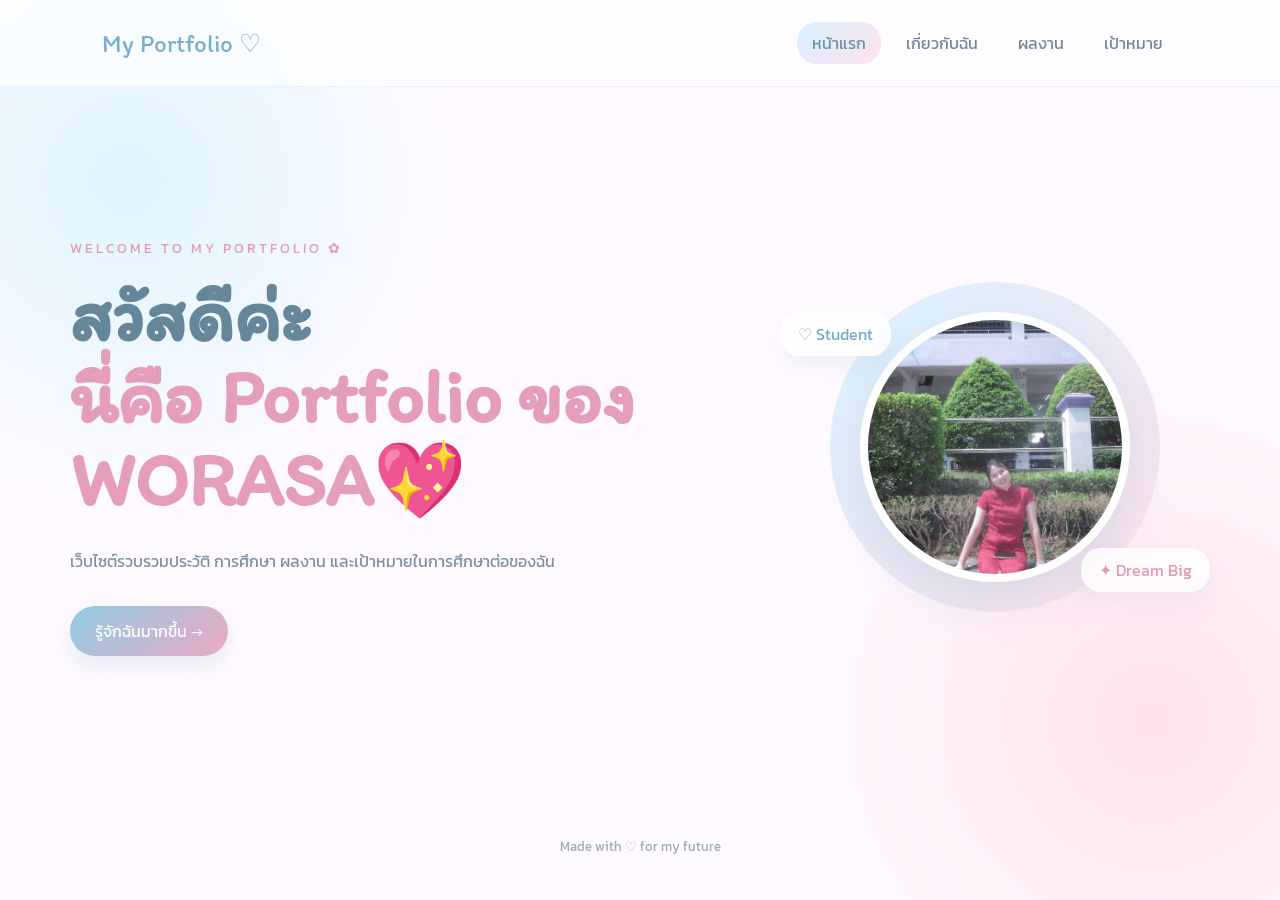
<file: index.html>
<!DOCTYPE html>
<html lang="th">
<head>
    <meta charset="UTF-8">
    <meta name="viewport" content="width=device-width, initial-scale=1.0">

    <title>My Portfolio</title>

    <link rel="stylesheet" href="style.css">

    <link href="https://fonts.googleapis.com/css2?family=Itim&family=Kanit:wght@300;400;500;600&display=swap" rel="stylesheet">
</head>

<body>

    <!-- Loading -->
    <div class="page-loader"></div>

    <!-- Navbar -->
    <nav>
        <div class="logo">My Portfolio ♡</div>

        <div class="nav-links">
            <a href="index.html" class="active">หน้าแรก</a>
            <a href="about.html">เกี่ยวกับฉัน</a>
            <a href="works.html">ผลงาน</a>
            <a href="goal.html">เป้าหมาย</a>
        </div>
    </nav>


    <!-- Hero -->
    <section class="hero">

        <div class="hero-text">

            <p class="small-title">WELCOME TO MY PORTFOLIO ✿</p>

            <h1>
                สวัสดีค่ะ<br>
                <span>นี่คือ Portfolio ของ WORASA💖</span>
            </h1>

            <p class="description">
                เว็บไซต์รวบรวมประวัติ การศึกษา ผลงาน
                และเป้าหมายในการศึกษาต่อของฉัน
            </p>

            <a href="about.html" class="main-btn">
                รู้จักฉันมากขึ้น →
            </a>

        </div>


        <div class="hero-image">

            <div class="circle-bg"></div>

            <img src="IMG_1273.jpeg" alt="Profile">

            <div class="floating-card card1">
                ♡ Student
            </div>

            <div class="floating-card card2">
                ✦ Dream Big
            </div>

        </div>

    </section>


    <footer>
        <p>Made with ♡ for my future</p>
    </footer>


    <script src="script.js"></script>

</body>
</html>
</file>
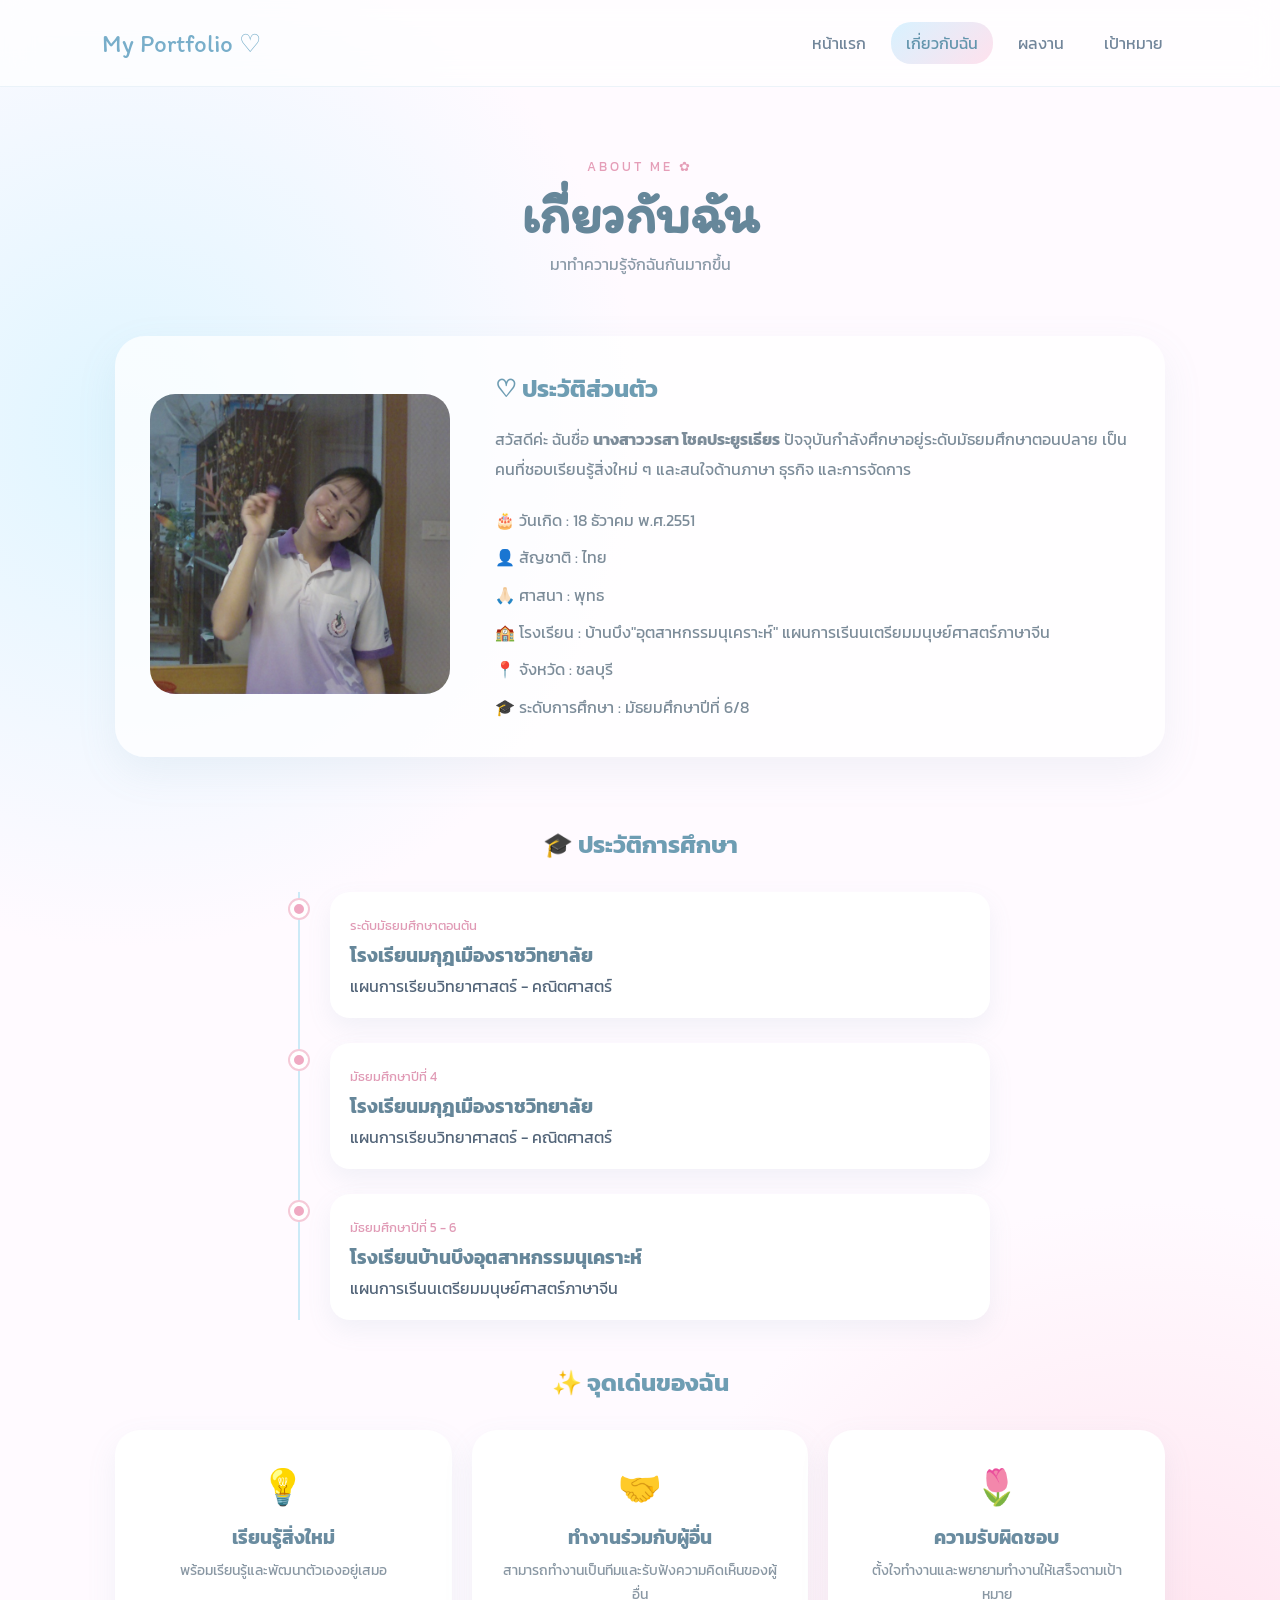
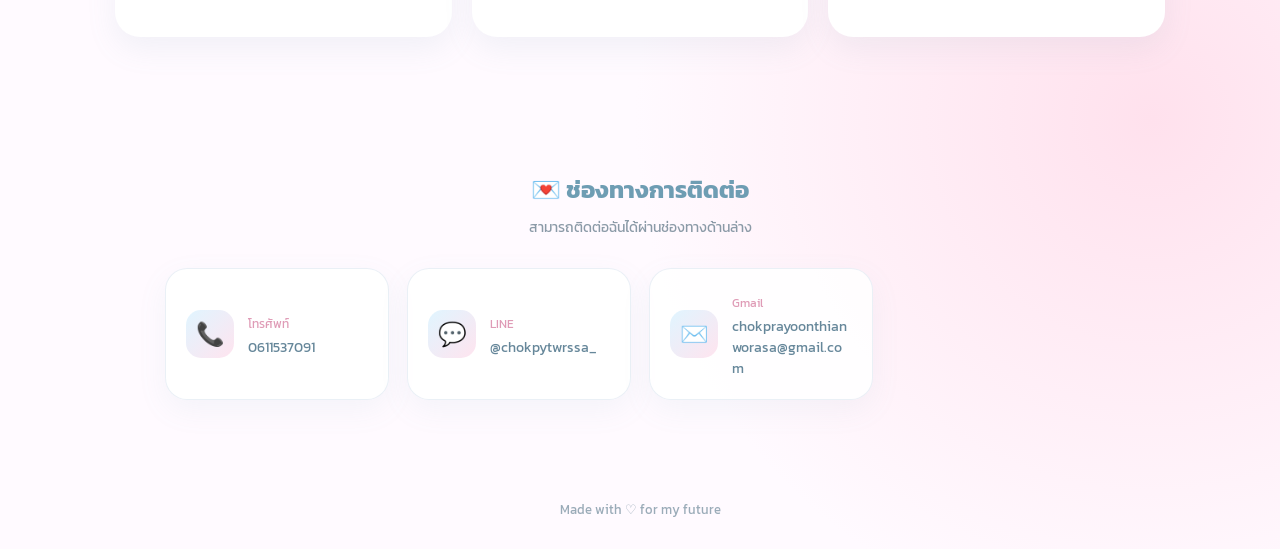
<file: about.html>
<!DOCTYPE html>
<html lang="th">
<head>

    <meta charset="UTF-8">
    <meta name="viewport" content="width=device-width, initial-scale=1.0">

    <title>เกี่ยวกับฉัน | My Portfolio</title>

    <link rel="stylesheet" href="style.css">

    <link href="https://fonts.googleapis.com/css2?family=Itim&family=Kanit:wght@300;400;500;600&display=swap" rel="stylesheet">

</head>

<body>

<nav>

    <div class="logo">My Portfolio ♡</div>

    <div class="nav-links">

        <a href="index.html">หน้าแรก</a>
        <a href="about.html" class="active">เกี่ยวกับฉัน</a>
        <a href="works.html">ผลงาน</a>
        <a href="goal.html">เป้าหมาย</a>

    </div>

</nav>


<main class="page">

    <div class="page-title">

        <p>ABOUT ME ✿</p>

        <h1>เกี่ยวกับฉัน</h1>

        <span>
            มาทำความรู้จักฉันกันมากขึ้น
        </span>

    </div>


    <!-- ประวัติส่วนตัว -->

    <section class="about-card">

        <div class="profile-box">

            <img src="IMG_1272.jpeg" alt="Profile">

        </div>

        <div class="about-text">

            <h2>♡ ประวัติส่วนตัว</h2>

            <p>
                สวัสดีค่ะ ฉันชื่อ
                <b>นางสาววรสา โชคประยูรเธียร</b>
                ปัจจุบันกำลังศึกษาอยู่ระดับมัธยมศึกษาตอนปลาย
                เป็นคนที่ชอบเรียนรู้สิ่งใหม่ ๆ
                และสนใจด้านภาษา ธุรกิจ และการจัดการ
            </p>

            <div class="info">

                <p>🎂 วันเกิด : 18 ธัวาคม พ.ศ.2551</p>
                <p>👤 สัญชาติ : ไทย </p>
                     <p>🙏🏻 ศาสนา : พุทธ  </p>

                <p>🏫 โรงเรียน : บ้านบึง"อุตสาหกรรมนุเคราะห์" แผนการเรีนนเตรียมมนุษย์ศาสตร์ภาษาจีน</p>

                <p>📍 จังหวัด : ชลบุรี</p>

                <p>🎓 ระดับการศึกษา : มัธยมศึกษาปีที่ 6/8</p>

            </div>

        </div>

    </section>


<!-- ประวัติการศึกษา -->

<section>

    <h2 class="section-title">
        🎓 ประวัติการศึกษา
    </h2>

    <div class="timeline">

        <!-- มัธยมต้น -->

        <div class="timeline-item">

            <div class="dot"></div>

            <div class="timeline-card">

                <span>ระดับมัธยมศึกษาตอนต้น</span>

                <h3>
                    โรงเรียนมกุฎเมืองราชวิทยาลัย
                </h3>

                <p>
                    แผนการเรียนวิทยาศาสตร์ - คณิตศาสตร์
                </p>

            </div>

        </div>


        <!-- ม.4 -->

        <div class="timeline-item">

            <div class="dot"></div>

            <div class="timeline-card">

                <span>มัธยมศึกษาปีที่ 4</span>

                <h3>
                    โรงเรียนมกุฎเมืองราชวิทยาลัย
                </h3>

                <p>
                    แผนการเรียนวิทยาศาสตร์ - คณิตศาสตร์
                </p>

            </div>

        </div>


        <!-- ม.5 - ม.6 -->

        <div class="timeline-item">

            <div class="dot"></div>

            <div class="timeline-card">

                <span>มัธยมศึกษาปีที่ 5 - 6</span>

                <h3>
                    โรงเรียนบ้านบึงอุตสาหกรรมนุเคราะห์
                </h3>

                <p>
                  แผนการเรีนนเตรียมมนุษย์ศาสตร์ภาษาจีน
                </p>

            </div>

        </div>

    </div>

    </section>


    <!-- จุดเด่น -->

    <section>

        <h2 class="section-title">
            ✨ จุดเด่นของฉัน
        </h2>


        <div class="strength-grid">

            <div class="strength-card">

                <div class="icon">💡</div>

                <h3>เรียนรู้สิ่งใหม่</h3>

                <p>
                    พร้อมเรียนรู้และพัฒนาตัวเองอยู่เสมอ
                </p>

            </div>


            <div class="strength-card">

                <div class="icon">🤝</div>

                <h3>ทำงานร่วมกับผู้อื่น</h3>

                <p>
                    สามารถทำงานเป็นทีมและรับฟังความคิดเห็นของผู้อื่น
                </p>

            </div>


            <div class="strength-card">

                <div class="icon">🌷</div>

                <h3>ความรับผิดชอบ</h3>

                <p>
                    ตั้งใจทำงานและพยายามทำงานให้เสร็จตามเป้าหมาย
                </p>

            </div>

        </div>

    </section>
    <!-- ช่องทางการติดต่อ -->

<section class="contact-section">

    <h2 class="section-title">
        💌 ช่องทางการติดต่อ
    </h2>

    <p class="contact-subtitle">
        สามารถติดต่อฉันได้ผ่านช่องทางด้านล่าง
    </p>


    <div class="contact-grid">


        <!-- เบอร์โทร -->

        <a href="tel:0611537091"
           class="contact-card">

            <div class="contact-icon">
                📞
            </div>

            <div>
                <span>โทรศัพท์</span>
                <h3>0611537091</h3>
            </div>

        </a>


        <!-- LINE -->

        <a href="https://line.me/ti/p/~chokpytwrssa_"
           class="contact-card">

            <div class="contact-icon">
                💬
            </div>

            <div>
                <span>LINE</span>
                <h3>@chokpytwrssa_</h3>
            </div>

        </a>


        <!-- Gmail -->

        <a href="https://mail.google.com/mail/?view=cm&fs=1&to=chokprayoonthianworasa@gmail.com"
   target="_blank"
   class="contact-card">

    <div class="contact-icon">
        ✉️
    </div>

    <div>
        <span>Gmail</span>
        <h3>chokprayoonthianworasa@gmail.com</h3>
    </div>

</a>


        
    </div>

</section>

</main>


<footer>
    <p>Made with ♡ for my future</p>
</footer>


<script src="script.js"></script>

</body>
</html>
</file>
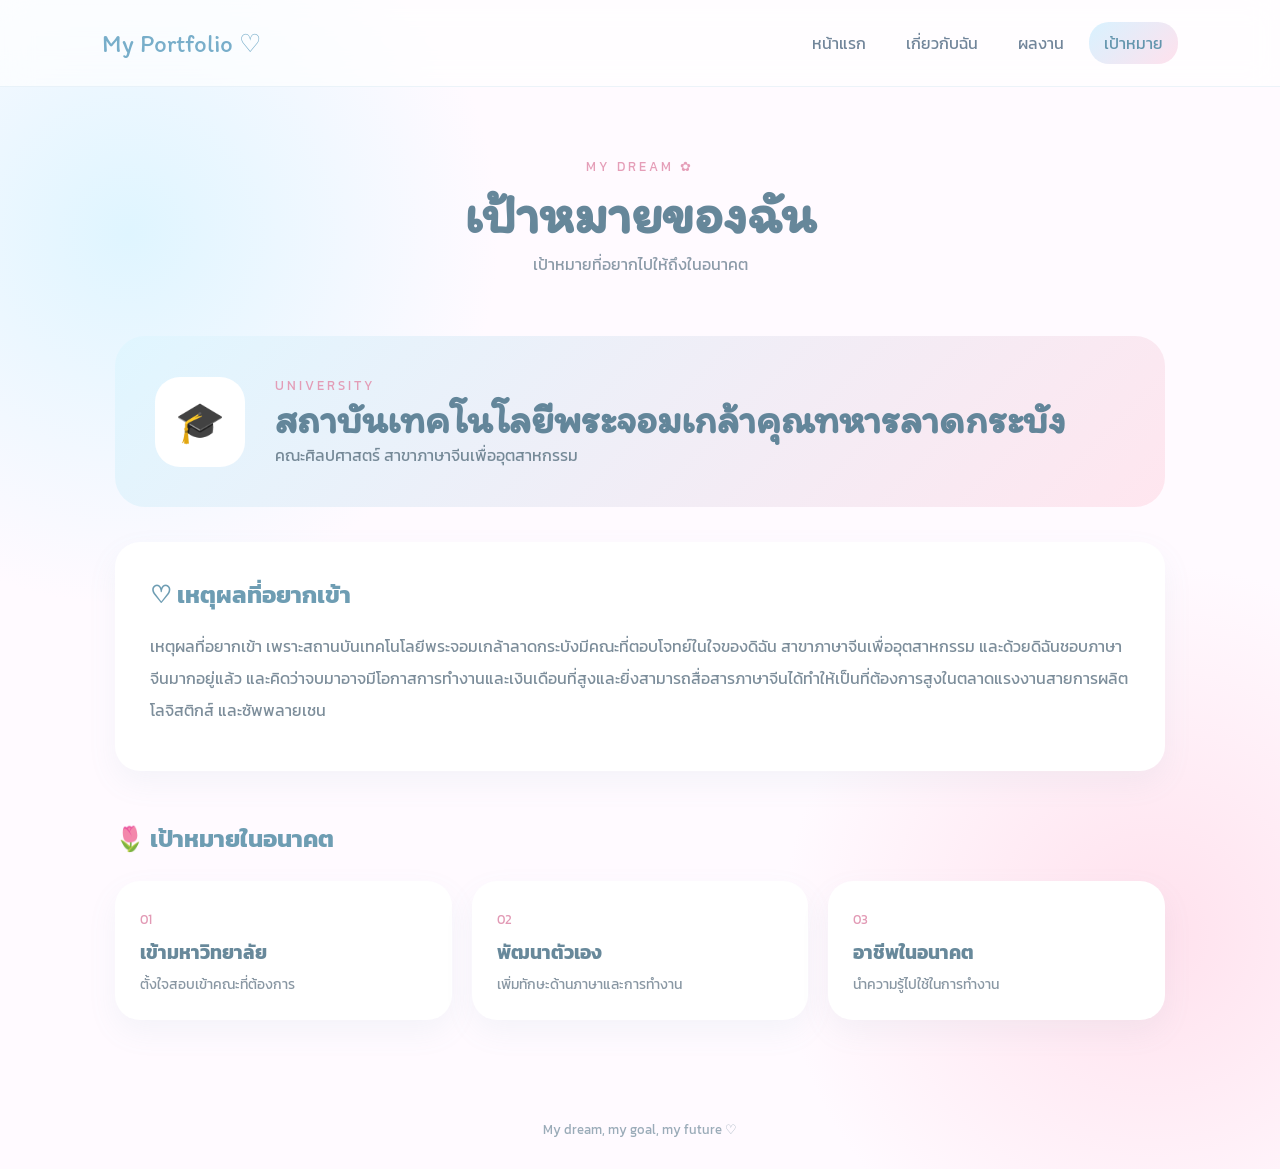
<file: goal.html>
<!DOCTYPE html>
<html lang="th">
<head>

    <meta charset="UTF-8">

    <meta name="viewport"
          content="width=device-width, initial-scale=1.0">

    <title>เป้าหมาย | My Portfolio</title>

    <link rel="stylesheet" href="style.css">

    <link href="https://fonts.googleapis.com/css2?family=Itim&family=Kanit:wght@300;400;500;600&display=swap" rel="stylesheet">

</head>

<body>


<nav>

    <div class="logo">My Portfolio ♡</div>

    <div class="nav-links">

        <a href="index.html">หน้าแรก</a>

        <a href="about.html">เกี่ยวกับฉัน</a>

        <a href="works.html">ผลงาน</a>

        <a href="goal.html" class="active">เป้าหมาย</a>

    </div>

</nav>


<main class="page">

    <div class="page-title">

        <p>MY DREAM ✿</p>

        <h1>เป้าหมายของฉัน</h1>

        <span>
            เป้าหมายที่อยากไปให้ถึงในอนาคต
        </span>

    </div>


    <section class="dream-card">

        <div class="dream-icon">
            🎓
        </div>

        <div>

            <p class="dream-label">
                UNIVERSITY
            </p>

            <h2>
             สถาบันเทคโนโลยีพระจอมเกล้าคุณทหารลาดกระบัง
            </h2>

            <p class="faculty">
               คณะศิลปศาสตร์ สาขาภาษาจีนเพื่ออุตสาหกรรม
            </p>

        </div>

    </section>


    <section class="reason">

        <h2>♡ เหตุผลที่อยากเข้า</h2>

        <p>เหตุผลที่อยากเข้า เพราะสถานบันเทคโนโลยีพระจอมเกล้าลาดกระบังมีคณะที่ตอบโจทย์ในใจของดิฉัน 
            สาขาภาษาจีนเพื่ออุตสาหกรรม และด้วยดิฉันชอบภาษาจีนมากอยู่แล้ว 
            และคิดว่าจบมาอาจมีโอกาสการทำงานและเงินเดือนที่สูงและยิ่งสามารถสื่อสารภาษาจีนได้ทำให้เป็นที่ต้องการสูงในตลาดแรงงานสายการผลิต 
            โลจิสติกส์ และซัพพลายเชน

        </p>


    </section>


    <section class="future">

        <h2>🌷 เป้าหมายในอนาคต</h2>

        <div class="future-grid">

            <div>
                <span>01</span>
                <h3>เข้ามหาวิทยาลัย</h3>
                <p>
                    ตั้งใจสอบเข้าคณะที่ต้องการ
                </p>
            </div>


            <div>
                <span>02</span>
                <h3>พัฒนาตัวเอง</h3>
                <p>
                    เพิ่มทักษะด้านภาษาและการทำงาน
                </p>
            </div>


            <div>
                <span>03</span>
                <h3>อาชีพในอนาคต</h3>
                <p>
                    นำความรู้ไปใช้ในการทำงาน
                </p>
            </div>

        </div>

    </section>

</main>


<footer>
    <p>My dream, my goal, my future ♡</p>
</footer>


<script src="script.js"></script>

</body>
</html>
</file>
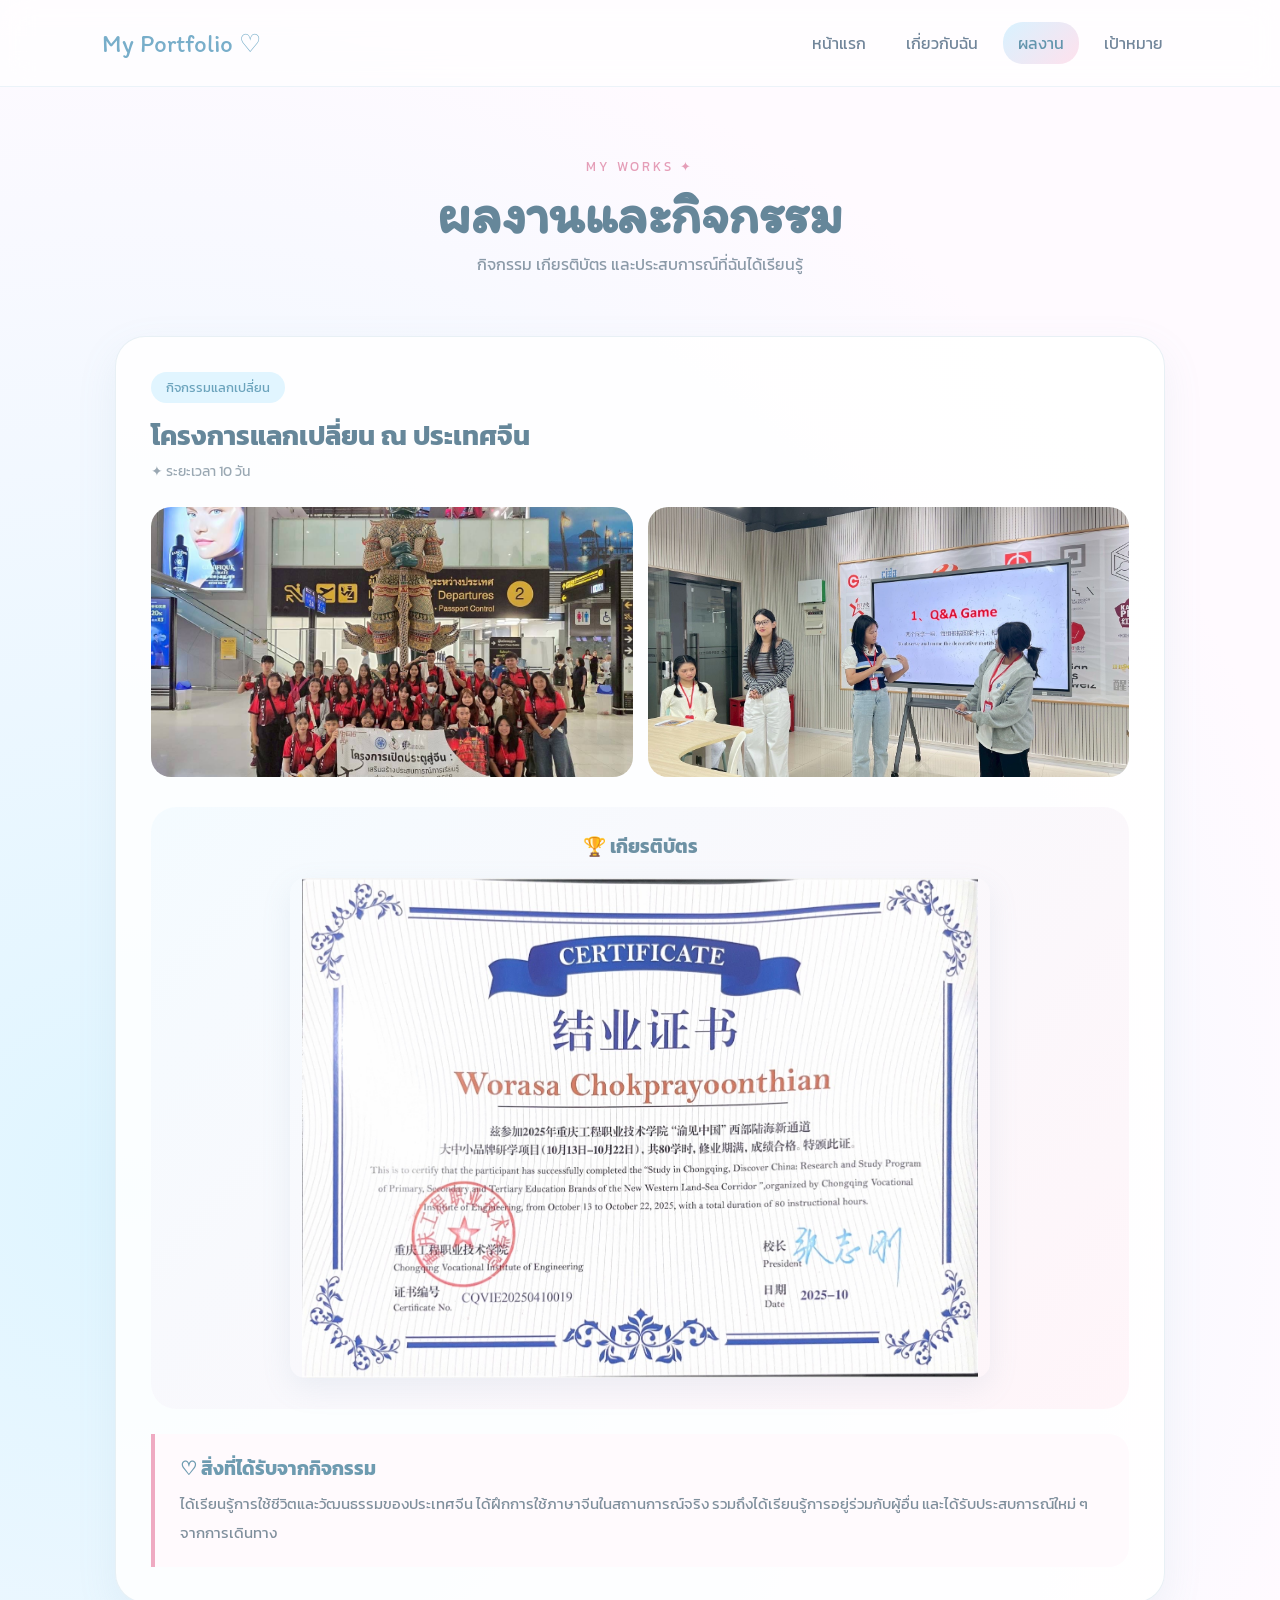
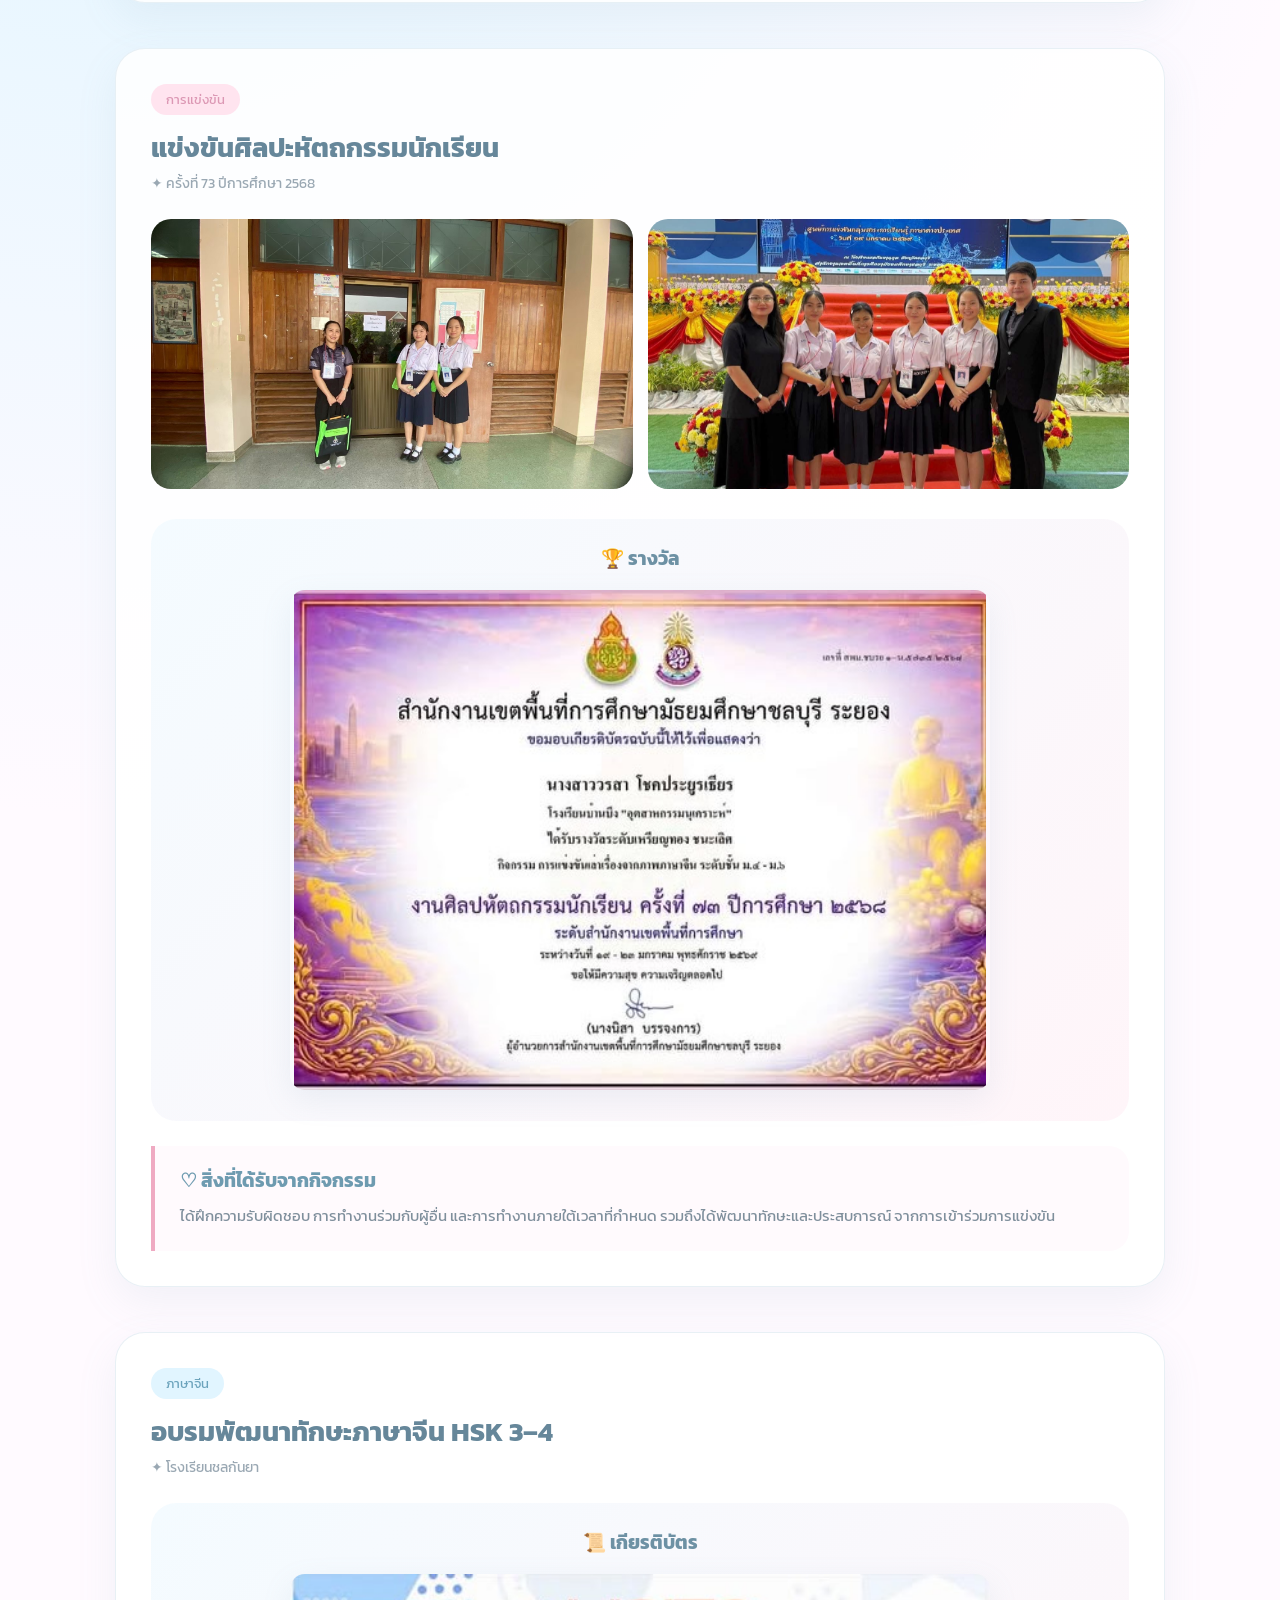
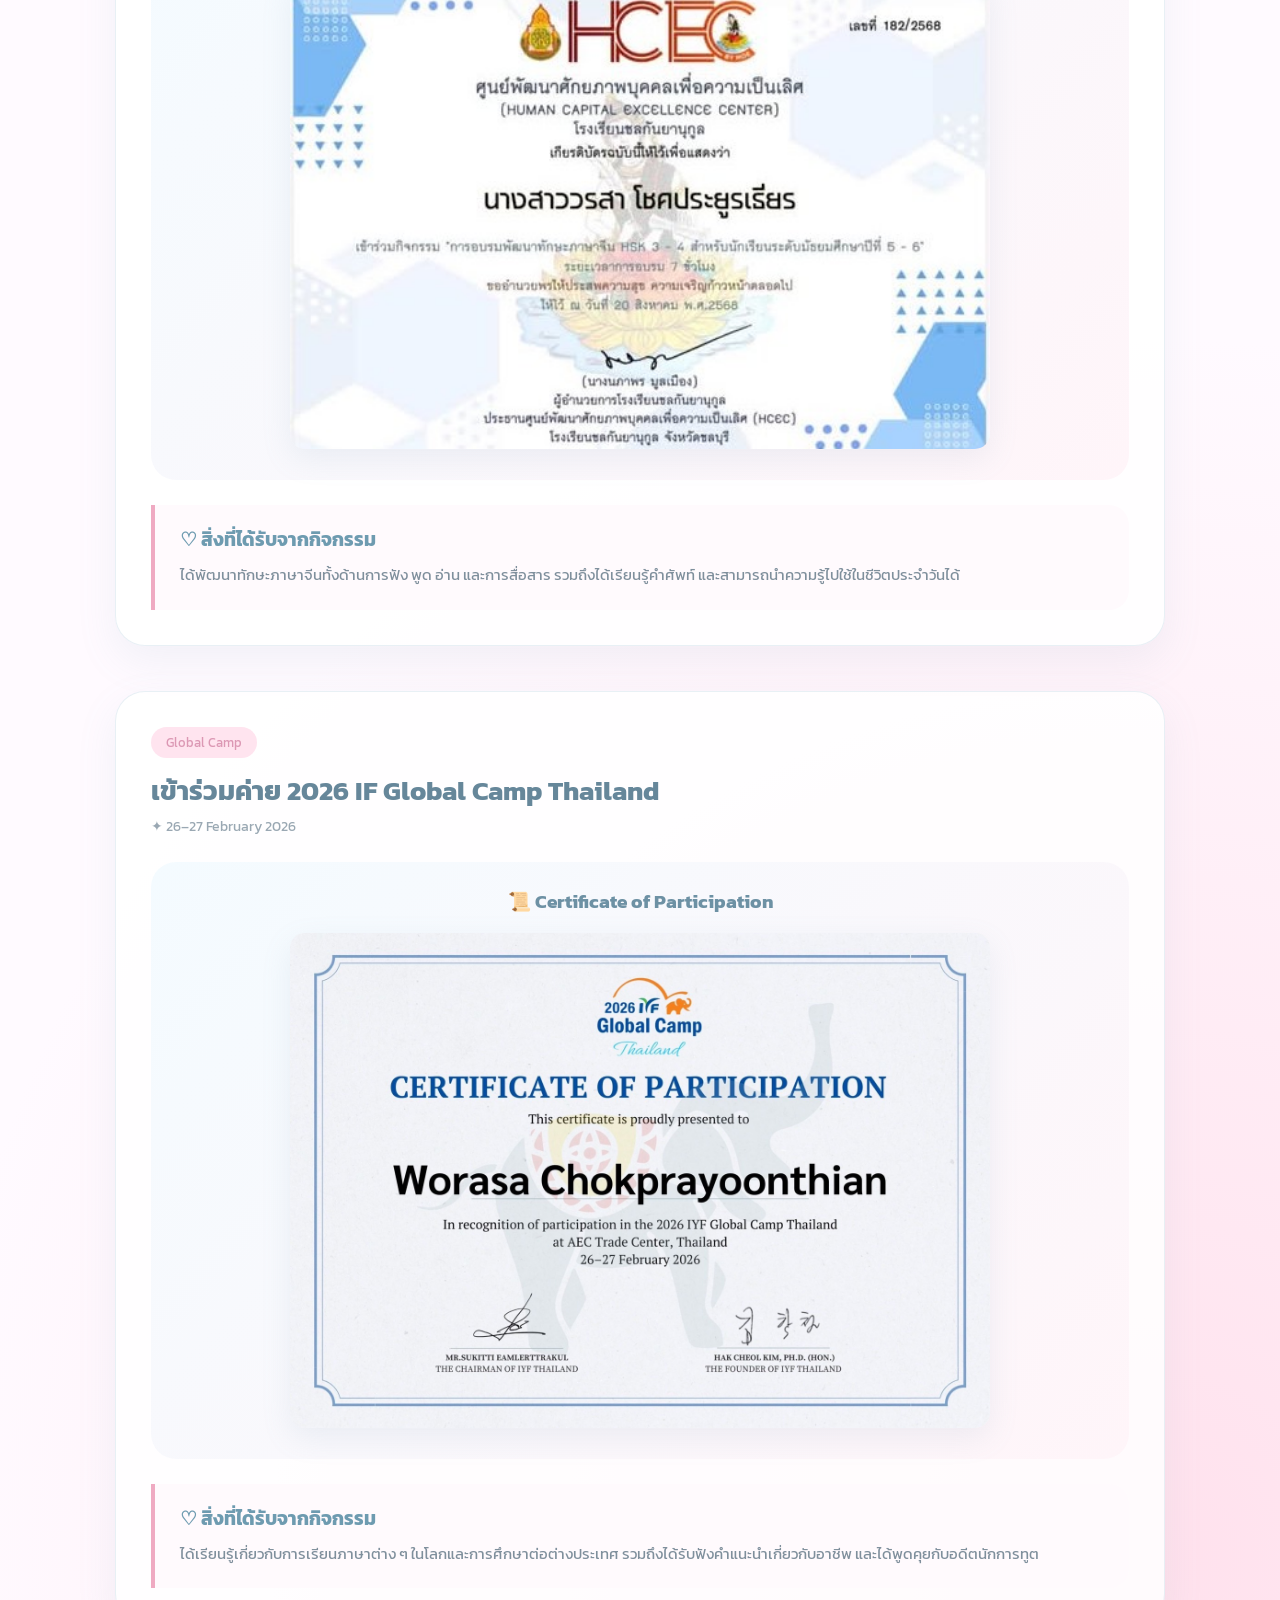
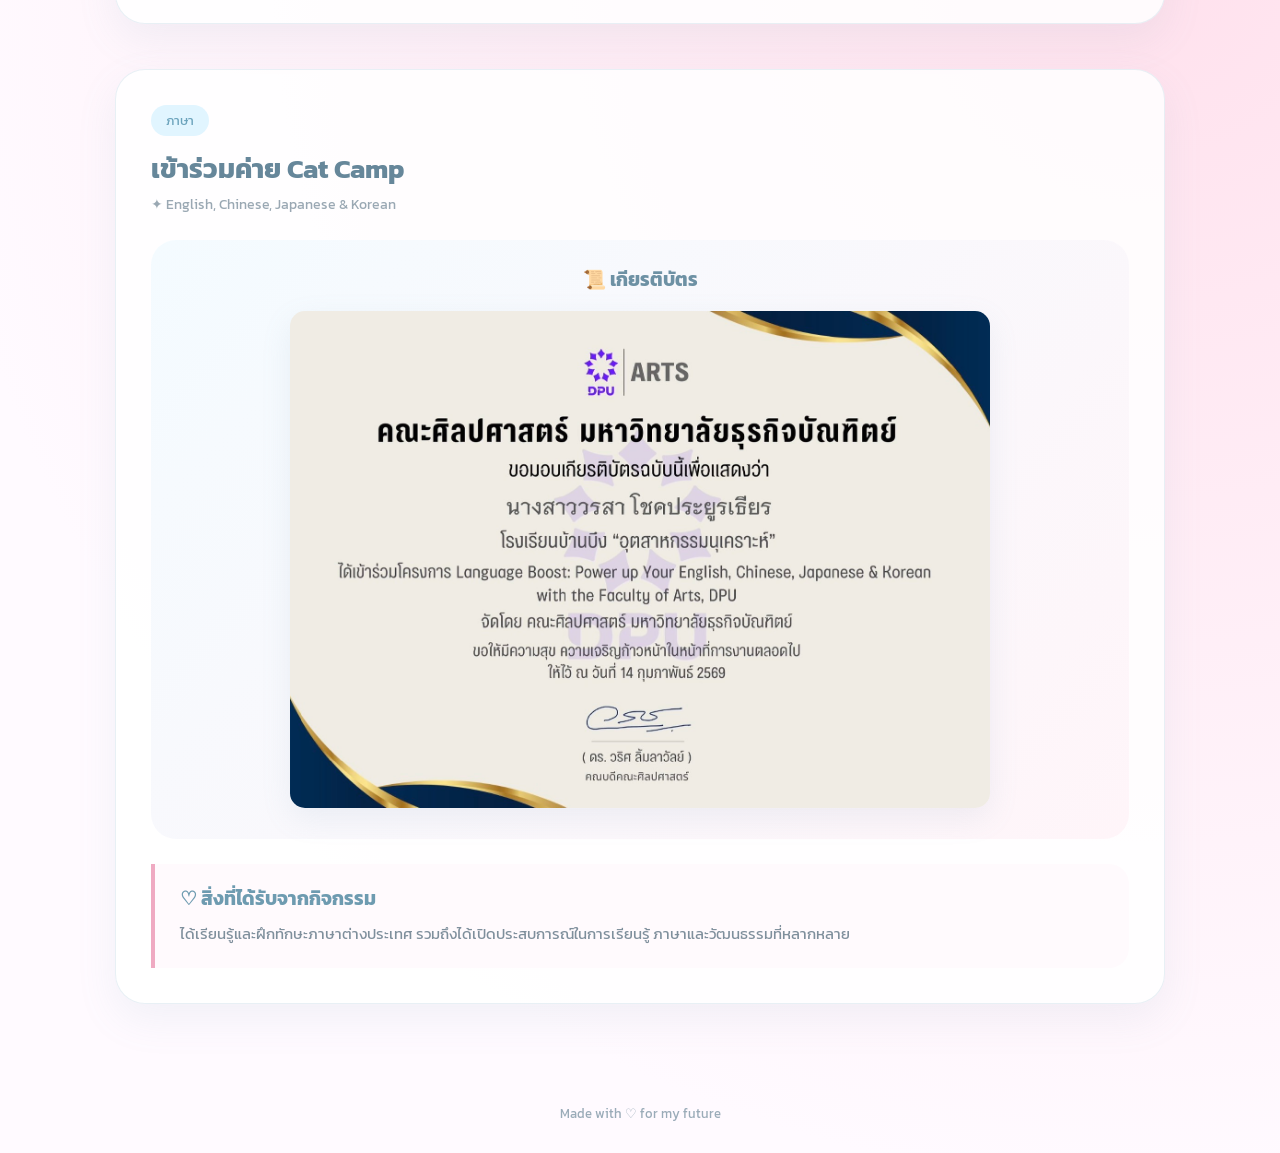
<file: works.html>
<!DOCTYPE html>
<html lang="th">
<head>

    <meta charset="UTF-8">

    <meta name="viewport"
          content="width=device-width, initial-scale=1.0">

    <title>ผลงาน | My Portfolio</title>

    <link rel="stylesheet" href="style.css">

    <link href="https://fonts.googleapis.com/css2?family=Itim&family=Kanit:wght@300;400;500;600&display=swap"
          rel="stylesheet">

</head>

<body>

<nav>

    <div class="logo">My Portfolio ♡</div>

    <div class="nav-links">

        <a href="index.html">หน้าแรก</a>

        <a href="about.html">เกี่ยวกับฉัน</a>

        <a href="works.html" class="active">ผลงาน</a>

        <a href="goal.html">เป้าหมาย</a>

    </div>

</nav>


<main class="page">

    <!-- หัวข้อ -->

    <div class="page-title">

        <p>MY WORKS ✦</p>

        <h1>ผลงานและกิจกรรม</h1>

        <span>
            กิจกรรม เกียรติบัตร และประสบการณ์ที่ฉันได้เรียนรู้
        </span>

    </div>


    <div class="works-list">


        <!-- =========================
             ผลงานที่ 1
        ========================== -->

        <div class="portfolio-work">

            <div class="work-header">

                <span class="tag">
                    กิจกรรมแลกเปลี่ยน
                </span>

                <h2>
                    โครงการแลกเปลี่ยน ณ ประเทศจีน
                </h2>

                <p class="work-date">
                    ✦ ระยะเวลา 10 วัน
                </p>

            </div>


            <!-- รูปกิจกรรม -->

            <div class="activity-images">

                <img src="IMG_1265.jpeg"
                     alt="กิจกรรมแลกเปลี่ยน">

                <img src="IMG_1266.jpeg"
                     alt="กิจกรรมแลกเปลี่ยน">

            </div>


            <!-- เกียรติบัตร -->

            <div class="certificate-box">

                <h3>🏆 เกียรติบัตร</h3>

                <img src="IMG_0779.jpeg"
                     alt="เกียรติบัตรโครงการแลกเปลี่ยน">

            </div>


            <!-- สิ่งที่ได้รับ -->

            <div class="work-description">

                <h3>♡ สิ่งที่ได้รับจากกิจกรรม</h3>

                <p>
                    ได้เรียนรู้การใช้ชีวิตและวัฒนธรรมของประเทศจีน
                    ได้ฝึกการใช้ภาษาจีนในสถานการณ์จริง
                    รวมถึงได้เรียนรู้การอยู่ร่วมกับผู้อื่น
                    และได้รับประสบการณ์ใหม่ ๆ จากการเดินทาง
                </p>

            </div>

        </div>



        <!-- =========================
             ผลงานที่ 2
        ========================== -->

        <div class="portfolio-work">

            <div class="work-header">

                <span class="tag pink">
                    การแข่งขัน
                </span>

                <h2>
                    แข่งขันศิลปะหัตถกรรมนักเรียน
                </h2>

                <p class="work-date">
                    ✦ ครั้งที่ 73 ปีการศึกษา 2568
                </p>

            </div>


            <!-- รูปกิจกรรม -->

            <div class="activity-images">

                <img src="IMG_1274.jpeg"
                     alt="การแข่งขันศิลปะหัตถกรรม">
   <img src="IMG_1268.jpeg"
                     alt="การแข่งขันศิลปะหัตถกรรม">

            </div>


            <!-- เกียรติบัตร -->

            <div class="certificate-box">

                <h3>🏆 รางวัล</h3>

                <img src="GOLD.jpg"
                     alt="เกียรติบัตรการแข่งขัน">

            </div>


            <div class="work-description">

                <h3>♡ สิ่งที่ได้รับจากกิจกรรม</h3>

                <p>
                    ได้ฝึกความรับผิดชอบ การทำงานร่วมกับผู้อื่น
                    และการทำงานภายใต้เวลาที่กำหนด
                    รวมถึงได้พัฒนาทักษะและประสบการณ์
                    จากการเข้าร่วมการแข่งขัน
                </p>

            </div>

        </div>



        <!-- =========================
             ผลงานที่ 3
        ========================== -->

        <div class="portfolio-work">

            <div class="work-header">

                <span class="tag">
                    ภาษาจีน
                </span>

                <h2>
                    อบรมพัฒนาทักษะภาษาจีน HSK 3–4
                </h2>

                <p class="work-date">
                    ✦ โรงเรียนชลกันยา
                </p>

            </div>


            <!-- เกียรติบัตร -->

            <div class="certificate-box">

                <h3>📜 เกียรติบัตร</h3>

                <img src="CHONKY.jpg"
                     alt="เกียรติบัตรอบรมภาษาจีน">

            </div>


            <div class="work-description">

                <h3>♡ สิ่งที่ได้รับจากกิจกรรม</h3>

                <p>
                    ได้พัฒนาทักษะภาษาจีนทั้งด้านการฟัง พูด อ่าน
                    และการสื่อสาร รวมถึงได้เรียนรู้คำศัพท์
                    และสามารถนำความรู้ไปใช้ในชีวิตประจำวันได้
                </p>

            </div>

        </div>



        <!-- =========================
             ผลงานที่ 4
        ========================== -->

        <div class="portfolio-work">

            <div class="work-header">

                <span class="tag pink">
                    Global Camp
                </span>

                <h2>
                    เข้าร่วมค่าย 2026 IF Global Camp Thailand
                </h2>

                <p class="work-date">
                    ✦ 26–27 February 2026
                </p>

            </div>


            <div class="certificate-box">

                <h3>📜 Certificate of Participation</h3>

                <img src="IMG_1270.jpeg"
                     alt="Global Camp Certificate">

            </div>


            <div class="work-description">

                <h3>♡ สิ่งที่ได้รับจากกิจกรรม</h3>

                <p>
                    ได้เรียนรู้เกี่ยวกับการเรียนภาษาต่าง ๆ
                    ในโลกและการศึกษาต่อต่างประเทศ
                    รวมถึงได้รับฟังคำแนะนำเกี่ยวกับอาชีพ
                    และได้พูดคุยกับอดีตนักการทูต
                </p>

            </div>

        </div>



        <!-- =========================
             ผลงานที่ 5
        ========================== -->

        <div class="portfolio-work">

            <div class="work-header">

                <span class="tag">
                    ภาษา
                </span>

                <h2>
                    เข้าร่วมค่าย Cat Camp

                </h2>

                <p class="work-date">
                    ✦ English, Chinese, Japanese & Korean
                </p>


        
            </div>


            <div class="certificate-box">

                <h3>📜 เกียรติบัตร</h3>

                <img src="IMG_1271.jpeg"
                     alt="Language Boost Certificate">

            </div>


            <div class="work-description">

                <h3>♡ สิ่งที่ได้รับจากกิจกรรม</h3>

                <p>
                    ได้เรียนรู้และฝึกทักษะภาษาต่างประเทศ
                    รวมถึงได้เปิดประสบการณ์ในการเรียนรู้
                    ภาษาและวัฒนธรรมที่หลากหลาย
                </p>

            </div>

        </div>


    </div>

</main>


<footer>

    <p>
        Made with ♡ for my future
    </p>

</footer>


<script src="script.js"></script>

</body>
</html>
</file>
<file: style.css>
* {
    margin: 0;
    padding: 0;
    box-sizing: border-box;
}

html {
    scroll-behavior: smooth;
}

body {
    font-family: "Kanit", sans-serif;

    background:
        radial-gradient(circle at 10% 20%, #dff5ff 0%, transparent 25%),
        radial-gradient(circle at 90% 80%, #ffe1ed 0%, transparent 25%),
        #fffaff;

    color: #536579;

    min-height: 100vh;
}


/* =========================
   NAVBAR
========================= */

nav {
    width: 100%;

    display: flex;
    justify-content: space-between;
    align-items: center;

    padding: 22px 8%;

    background: rgba(255,255,255,.65);

    backdrop-filter: blur(15px);

    position: sticky;
    top: 0;

    z-index: 1000;

    border-bottom: 1px solid rgba(180,210,230,.25);
}


.logo {
    font-family: "Itim", cursive;

    font-size: 25px;

    color: #78aeca;
}


.nav-links {
    display: flex;

    gap: 10px;
}


.nav-links a {

    text-decoration: none;

    color: #71859a;

    padding: 9px 15px;

    border-radius: 20px;

    transition: .3s ease;
}


.nav-links a:hover {

    background: #e3f6ff;

    color: #619ab8;

    transform: translateY(-2px);
}


.nav-links a.active {

    background: linear-gradient(
        135deg,
        #d8f2ff,
        #ffe1ed
    );

    color: #6395ad;

}


/* =========================
   HERO
========================= */

.hero {

    max-width: 1200px;

    margin: auto;

    min-height: 80vh;

    padding: 80px 30px;

    display: flex;

    align-items: center;

    justify-content: space-between;

    gap: 60px;
}


.hero-text {

    flex: 1;

    animation: slideUp 1s ease;
}


.small-title {

    color: #e39bb6;

    letter-spacing: 3px;

    font-size: 14px;

    margin-bottom: 15px;
}


.hero h1 {

    font-family: "Itim", cursive;

    font-size: clamp(45px, 6vw, 75px);

    line-height: 1.1;

    color: #66869a;
}


.hero h1 span {

    color: #e49eb9;
}


.description {

    margin-top: 25px;

    max-width: 500px;

    line-height: 1.9;

    color: #7d8e9e;
}


.main-btn {

    display: inline-block;

    margin-top: 30px;

    padding: 13px 25px;

    border-radius: 30px;

    text-decoration: none;

    color: white;

    background: linear-gradient(
        135deg,
        #91cce5,
        #eca9c3
    );

    box-shadow: 0 10px 25px rgba(150,190,210,.25);

    transition: .35s ease;
}


.main-btn:hover {

    transform: translateY(-5px) scale(1.03);

    box-shadow:
        0 15px 30px rgba(150,190,210,.3);
}


/* =========================
   HERO IMAGE
========================= */

.hero-image {

    width: 430px;

    height: 430px;

    position: relative;

    display: flex;

    align-items: center;

    justify-content: center;

    animation: fadeIn 1.2s ease;
}


.circle-bg {

    position: absolute;

    width: 330px;

    height: 330px;

    border-radius: 50%;

    background:
        linear-gradient(
            135deg,
            #d8f3ff,
            #ffe0ed
        );

    animation: floating 5s ease-in-out infinite;
}


.hero-image img {

    width: 270px;

    height: 270px;

    object-fit: cover;

    border-radius: 50%;

    border: 8px solid white;

    box-shadow:
        0 20px 50px rgba(120,160,180,.2);

    position: relative;

    z-index: 2;
}


.floating-card {

    position: absolute;

    padding: 10px 18px;

    background: rgba(255,255,255,.8);

    backdrop-filter: blur(10px);

    border-radius: 20px;

    box-shadow: 0 10px 25px rgba(150,180,200,.15);

    z-index: 5;

    animation: floating 4s ease-in-out infinite;
}


.card1 {

    top: 80px;

    left: 0;

    color: #73abc5;
}


.card2 {

    bottom: 70px;

    right: 0;

    color: #df98b5;

    animation-delay: 1s;
}


/* =========================
   PAGE
========================= */

.page {

    max-width: 1100px;

    margin: auto;

    padding: 70px 25px;
}


.page-title {

    text-align: center;

    margin-bottom: 60px;

    animation: slideUp .8s ease;
}


.page-title p {

    color: #e59eb8;

    letter-spacing: 3px;

    font-size: 13px;
}


.page-title h1 {

    font-family: "Itim", cursive;

    font-size: 55px;

    color: #66879a;

    margin: 5px 0;
}


.page-title span {

    color: #8b9aa8;
}


/* =========================
   ABOUT
========================= */

.about-card {

    display: grid;

    grid-template-columns: 300px 1fr;

    gap: 45px;

    align-items: center;

    background: rgba(255,255,255,.75);

    padding: 35px;

    border-radius: 30px;

    box-shadow:
        0 15px 40px rgba(120,160,180,.1);

    margin-bottom: 70px;

    animation: fadeIn 1s ease;
}


.profile-box img {

    width: 100%;

    height: 300px;

    object-fit: cover;

    border-radius: 25px;
}


.about-text h2,
.reason h2,
.future h2 {

    color: #6e9db3;

    margin-bottom: 18px;
}


.about-text p {

    line-height: 1.9;

    color: #7c8c99;
}


.info {

    margin-top: 20px;

    display: grid;

    gap: 7px;
}


/* =========================
   TIMELINE
========================= */

.section-title {

    text-align: center;

    color: #6e9db3;

    margin: 45px 0 30px;
}


.timeline {

    max-width: 700px;

    margin: auto;

    position: relative;
}


.timeline::before {

    content: "";

    position: absolute;

    left: 8px;

    top: 0;

    bottom: 0;

    width: 2px;

    background: #cceaf7;
}


.timeline-item {

    position: relative;

    padding-left: 40px;

    margin-bottom: 25px;
}


.dot {

    position: absolute;

    left: 0;

    top: 8px;

    width: 18px;

    height: 18px;

    border-radius: 50%;

    background: #efa9c2;

    border: 4px solid #fff;

    box-shadow: 0 0 0 2px #f5cad8;
}


.timeline-card {

    background: white;

    padding: 20px;

    border-radius: 20px;

    box-shadow: 0 10px 25px rgba(120,160,180,.1);

    transition: .3s;
}


.timeline-card:hover {

    transform: translateX(8px);
}


.timeline-card span {

    font-size: 13px;

    color: #e09ab5;
}


.timeline-card h3 {

    margin: 5px 0;

    color: #66879a;
}


/* =========================
   STRENGTH
========================= */

.strength-grid {

    display: grid;

    grid-template-columns: repeat(3,1fr);

    gap: 20px;

    margin-top: 25px;
}


.strength-card {

    background: white;

    padding: 30px;

    text-align: center;

    border-radius: 25px;

    box-shadow: 0 12px 30px rgba(120,160,180,.1);

    transition: .35s;
}


.strength-card:hover {

    transform: translateY(-8px);

    box-shadow:
        0 20px 35px rgba(120,160,180,.16);
}


.icon {

    font-size: 35px;

    margin-bottom: 10px;
}


.strength-card h3 {

    color: #6a8ca0;

    margin-bottom: 8px;
}


.strength-card p {

    color: #8997a3;

    font-size: 14px;

    line-height: 1.7;
}


/* =========================
   WORKS
========================= */

.works-grid {

    display: grid;

    grid-template-columns:
        repeat(3, 1fr);

    gap: 25px;
}


.work-card {

    background: white;

    border-radius: 25px;

    overflow: hidden;

    box-shadow:
        0 12px 30px rgba(120,160,180,.1);

    transition: .4s ease;
}


.work-card:hover {

    transform:
        translateY(-10px);

    box-shadow:
        0 20px 40px rgba(120,160,180,.17);
}


.work-card img {

    width: 100%;

    height: 220px;

    object-fit: cover;
}


.work-content {

    padding: 22px;
}


.tag {

    background: #e5f7ff;

    color: #6fa4bd;

    padding: 5px 12px;

    border-radius: 20px;

    font-size: 12px;
}


.work-content h2 {

    margin: 13px 0 8px;

    color: #66879a;
}


.work-content p {

    color: #8997a3;

    font-size: 14px;

    line-height: 1.7;
}


/* =========================
   GOAL
========================= */

.dream-card {

    display: flex;

    align-items: center;

    gap: 30px;

    background:
        linear-gradient(
            135deg,
            #e0f6ff,
            #ffe6ef
        );

    padding: 40px;

    border-radius: 30px;

    margin-bottom: 35px;

    animation: fadeIn 1s ease;
}


.dream-icon {

    width: 90px;

    height: 90px;

    background: white;

    border-radius: 25px;

    display: flex;

    align-items: center;

    justify-content: center;

    font-size: 40px;
}


.dream-label {

    letter-spacing: 3px;

    color: #e39db7;

    font-size: 13px;
}


.dream-card h2 {

    font-family: "Itim", cursive;

    font-size: 40px;

    color: #63869a;
}


.faculty {

    color: #758997;
}


.reason {

    background: white;

    padding: 35px;

    border-radius: 25px;

    box-shadow:
        0 12px 30px rgba(120,160,180,.08);

    margin-bottom: 35px;
}


.reason p {

    line-height: 2;

    color: #7c8d9a;

    margin-bottom: 10px;
}


/* =========================
   FUTURE
========================= */

.future {

    margin-top: 50px;
}


.future-grid {

    display: grid;

    grid-template-columns:
        repeat(3, 1fr);

    gap: 20px;

    margin-top: 25px;
}


.future-grid > div {

    background: white;

    padding: 25px;

    border-radius: 25px;

    box-shadow:
        0 12px 30px rgba(120,160,180,.08);

    transition: .3s;
}


.future-grid > div:hover {

    transform: translateY(-7px);
}


.future-grid span {

    color: #e29ab5;

    font-size: 13px;
}


.future-grid h3 {

    color: #68899b;

    margin: 8px 0;
}


.future-grid p {

    color: #8997a3;

    font-size: 14px;
}


/* =========================
   FOOTER
========================= */

footer {

    text-align: center;

    padding: 30px;

    color: #9aabb8;

    font-size: 13px;
}


/* =========================
   ANIMATION
========================= */

@keyframes fadeIn {

    from {

        opacity: 0;

    }

    to {

        opacity: 1;

    }

}


@keyframes slideUp {

    from {

        opacity: 0;

        transform:
            translateY(35px);

    }

    to {

        opacity: 1;

        transform:
            translateY(0);

    }

}


@keyframes floating {

    0%,100% {

        transform:
            translateY(0);

    }

    50% {

        transform:
            translateY(-12px);

    }

}


/* =========================
   PAGE TRANSITION
========================= */

body {

    animation:
        pageEnter .6s ease;
}


@keyframes pageEnter {

    from {

        opacity: 0;

        transform: translateY(10px);

    }

    to {

        opacity: 1;

        transform: translateY(0);

    }

}


/* =========================
   MOBILE
========================= */

@media (max-width: 800px) {

    nav {

        flex-direction: column;

        gap: 15px;

    }

    .nav-links {

        flex-wrap: wrap;

        justify-content: center;

    }


    .hero {

        flex-direction: column;

        text-align: center;

        padding-top: 50px;

    }


    .hero-image {

        width: 330px;

        height: 330px;

    }


    .circle-bg {

        width: 260px;

        height: 260px;

    }


    .hero-image img {

        width: 210px;

        height: 210px;

    }


    .about-card {

        grid-template-columns: 1fr;

    }


    .strength-grid,
    .works-grid,
    .future-grid {

        grid-template-columns: 1fr;

    }


    .dream-card {

        flex-direction: column;

        text-align: center;

    }


    .dream-card h2 {

        font-size: 32px;

    }

}
.page-exit {
    animation: pageExit .35s ease forwards;
}

@keyframes pageExit {

    from {
        opacity: 1;
        transform: translateY(0);
    }

    to {
        opacity: 0;
        transform: translateY(-10px);
    }

}
/* =================================
   PORTFOLIO WORKS
================================= */

.works-list {
    display: flex;
    flex-direction: column;
    gap: 45px;
}


/* กล่องผลงาน */

.portfolio-work {

    background: rgba(255,255,255,.85);

    border-radius: 30px;

    padding: 35px;

    box-shadow:
        0 15px 40px rgba(120,160,180,.10);

    border: 1px solid rgba(210,225,235,.5);

    transition: .4s ease;

    animation: slideUp .8s ease;
}


.portfolio-work:hover {

    transform: translateY(-5px);

    box-shadow:
        0 22px 45px rgba(120,160,180,.15);
}


/* หัวข้อ */

.work-header {

    margin-bottom: 25px;
}


.work-header h2 {

    color: #66879a;

    font-size: 27px;

    margin-top: 12px;
}


.work-date {

    color: #9aa8b3;

    margin-top: 5px;

    font-size: 14px;
}


/* Tag */

.tag {

    display: inline-block;

    background: #e1f5ff;

    color: #6ba3bc;

    padding: 6px 15px;

    border-radius: 20px;

    font-size: 13px;
}


.tag.pink {

    background: #ffe4ef;

    color: #dc98b4;
}


/* =================================
   รูปกิจกรรม
================================= */

.activity-images {

    display: grid;

    grid-template-columns:
        repeat(2, 1fr);

    gap: 15px;

    margin-bottom: 30px;
}


.activity-images img {

    width: 100%;

    height: 270px;

    object-fit: cover;

    border-radius: 20px;

    cursor: pointer;

    transition: .4s ease;
}


.activity-images img:hover {

    transform: scale(1.02);

    box-shadow:
        0 10px 25px rgba(120,160,180,.18);
}


/* =================================
   เกียรติบัตร
================================= */

.certificate-box {

    background:
        linear-gradient(
            135deg,
            #f4fbff,
            #fff5f9
        );

    border-radius: 25px;

    padding: 25px;

    margin-bottom: 25px;

    text-align: center;
}


.certificate-box h3 {

    color: #6d91a4;

    margin-bottom: 18px;
}


.certificate-box img {

    width: 100%;

    max-width: 700px;

    max-height: 500px;

    object-fit: contain;

    border-radius: 15px;

    box-shadow:
        0 10px 30px rgba(120,160,180,.12);

    transition: .4s ease;
}


.certificate-box img:hover {

    transform: scale(1.02);
}


/* =================================
   รายละเอียด
================================= */

.work-description {

    background: #fffafd;

    border-left: 4px solid #efaac2;

    padding: 20px 25px;

    border-radius: 0 20px 20px 0;
}


.work-description h3 {

    color: #6e9bb0;

    margin-bottom: 8px;
}


.work-description p {

    color: #7f8f9c;

    line-height: 1.9;

    font-size: 15px;
}


/* =================================
   Animation ตอนเลื่อน
================================= */

.portfolio-work {

    opacity: 0;

    transform: translateY(35px);

    animation:
        workAppear .8s ease forwards;
}


.portfolio-work:nth-child(1) {
    animation-delay: .1s;
}

.portfolio-work:nth-child(2) {
    animation-delay: .2s;
}

.portfolio-work:nth-child(3) {
    animation-delay: .3s;
}

.portfolio-work:nth-child(4) {
    animation-delay: .4s;
}

.portfolio-work:nth-child(5) {
    animation-delay: .5s;
}


@keyframes workAppear {

    from {

        opacity: 0;

        transform: translateY(35px);

    }

    to {

        opacity: 1;

        transform: translateY(0);

    }

}


/* =================================
   มือถือ
================================= */

@media (max-width: 700px) {

    .portfolio-work {

        padding: 22px;

        border-radius: 25px;

    }


    .work-header h2 {

        font-size: 23px;

    }


    .activity-images {

        grid-template-columns: 1fr;

    }


    .activity-images img {

        height: 230px;

    }


    .certificate-box {

        padding: 15px;

    }

}
/* =================================
   CONTACT
================================= */

.contact-section {

    margin-top: 70px;

    padding-top: 20px;

    animation: fadeIn 1s ease;
}


.contact-subtitle {

    text-align: center;

    color: #8b9aa7;

    margin-top: -20px;

    margin-bottom: 30px;

    font-size: 14px;
}


.contact-grid {

    display: grid;

    grid-template-columns:
        repeat(4, 1fr);

    gap: 18px;

    max-width: 950px;

    margin: auto;
}


.contact-card {

    display: flex;

    align-items: center;

    gap: 14px;

    padding: 20px;

    background: rgba(255,255,255,.85);

    border-radius: 22px;

    text-decoration: none;

    box-shadow:
        0 10px 30px rgba(120,160,180,.08);

    border: 1px solid rgba(220,230,240,.6);

    transition: .35s ease;
}


.contact-card:hover {

    transform:
        translateY(-7px);

    box-shadow:
        0 18px 35px rgba(120,160,180,.15);

    background:
        linear-gradient(
            135deg,
            #f2fbff,
            #fff5f9
        );
}


.contact-icon {

    min-width: 48px;

    height: 48px;

    display: flex;

    align-items: center;

    justify-content: center;

    background:
        linear-gradient(
            135deg,
            #e0f5ff,
            #ffe4ef
        );

    border-radius: 15px;

    font-size: 23px;
}


.contact-card span {

    font-size: 12px;

    color: #df9bb6;
}


.contact-card h3 {

    font-size: 14px;

    font-weight: 400;

    color: #66879a;

    margin-top: 3px;

    word-break: break-word;
}


/* มือถือ */

@media (max-width: 800px) {

    .contact-grid {

        grid-template-columns:
            repeat(2, 1fr);

    }

}


@media (max-width: 500px) {

    .contact-grid {

        grid-template-columns: 1fr;

    }

}
</file>
